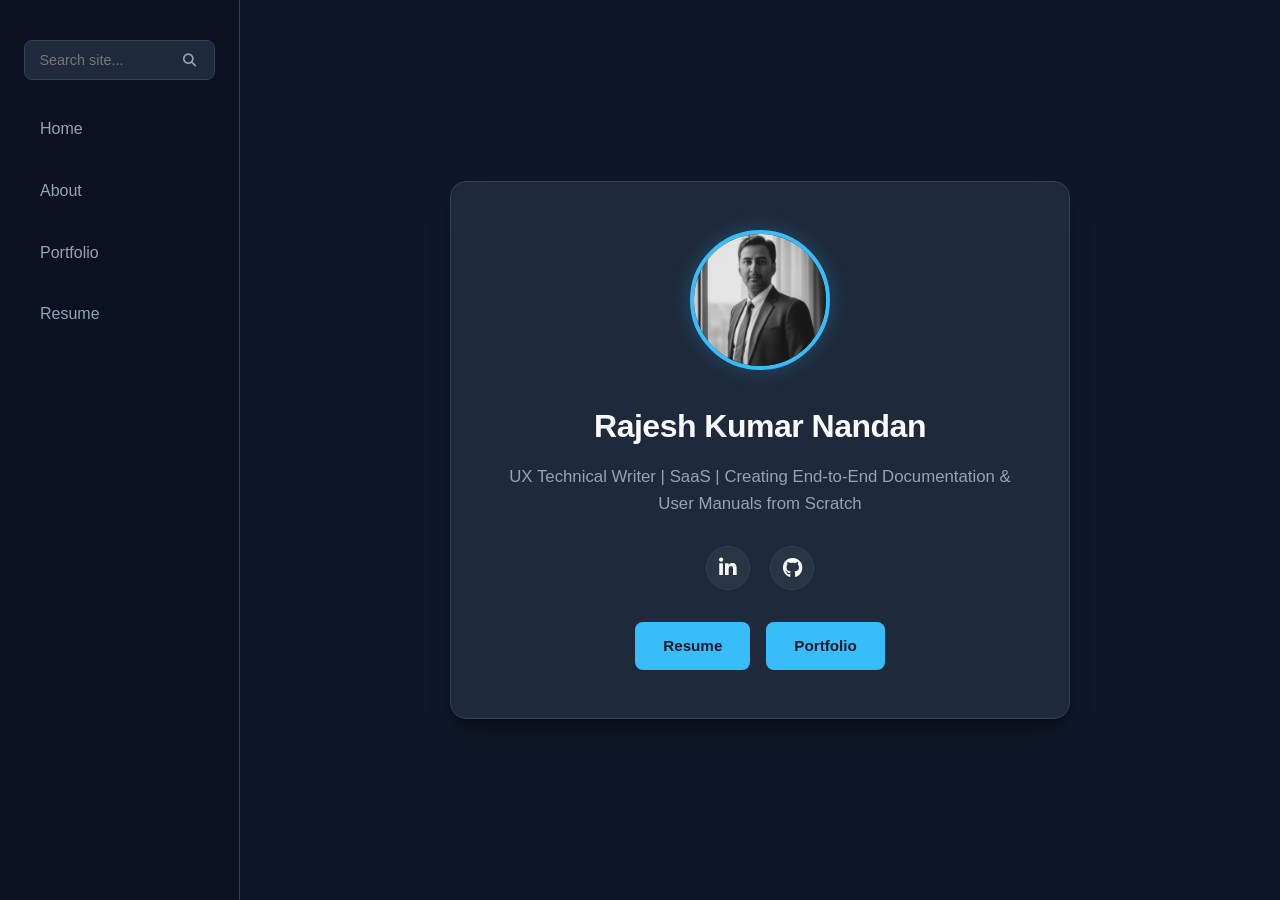
<file: index.html>
<!DOCTYPE html>
<html lang="en">
<head>
    <meta charset="UTF-8">
    <meta name="viewport" content="width=device-width, initial-scale=1.0">
    <title>Rajesh Kumar Nandan Portfolio</title>
    <!-- Font Awesome for social and theme icons -->
    <link rel="stylesheet" href="https://cdnjs.cloudflare.com/ajax/libs/font-awesome/6.5.1/css/all.min.css">
    <link rel="stylesheet" href="css/style.css">
    <link rel="stylesheet" href="https://cdnjs.cloudflare.com/ajax/libs/font-awesome/6.5.1/css/all.min.css">
</head>
<body>
    <!-- Header / Navigation -->
    <header>
        <form action="search.html" method="GET" class="site-search-form">
            <input 
                type="text" 
                name="q" 
                placeholder="Search site..." 
                required 
                autocomplete="off"
            >
            <button type="submit" aria-label="Search">
                <i class="fa-solid fa-magnifying-glass"></i>
            </button>
        </form>
        <div>
            <ul class="menu">
                <li><a href="index.html">Home</a></li>
                <li><a href="about.html">About</a></li>            
                <li><a href="portfolio.html">Portfolio</a></li>            
                <li><a href="resume.html">Resume</a></li>
            </ul>
        </div>
    </header>
    
    <!-- Main Content Profile / Hero -->
    <main class="main">
        <div class="profile">
        <!-- Avatar -->
        <div class="profile-image-container">
            <img 
            src="images/Rajesh-kumar-Nandan.jpg" 
            alt="Rajesh Kumar Nandan" 
            class="avatar"
            >
        </div>
    
        <!-- Heading & Bio -->
        <div class="profile-title">Rajesh Kumar Nandan</div>
        <div class="profile-bio">UX Technical Writer | SaaS | Creating End-to-End Documentation & User Manuals from Scratch</div>
            
        <!-- Social Icons -->
        <div class="social-links">            
            <a href="https://www.linkedin.com/in/rajesh-kumar-nandan-writer/" aria-label="LinkedIn" title="LinkedIn"><i class="fa-brands fa-linkedin-in"></i></a>
            <a href="https://github.com/Rajesh-Kumar-Nandan" aria-label="GitHub" title="GitHub"><i class="fa-brands fa-github"></i></a>            
        </div>
    
        <!-- Quick Action Buttons -->
        <div class="action-buttons">
            <div class="buttons-row">
            <a href="resume.html" class="btn">Resume</a>
            <a href="portfolio.html" class="btn">Portfolio</a>
            </div>            
        </div>
        </div>
    </main>
</body>
</html>
</file>
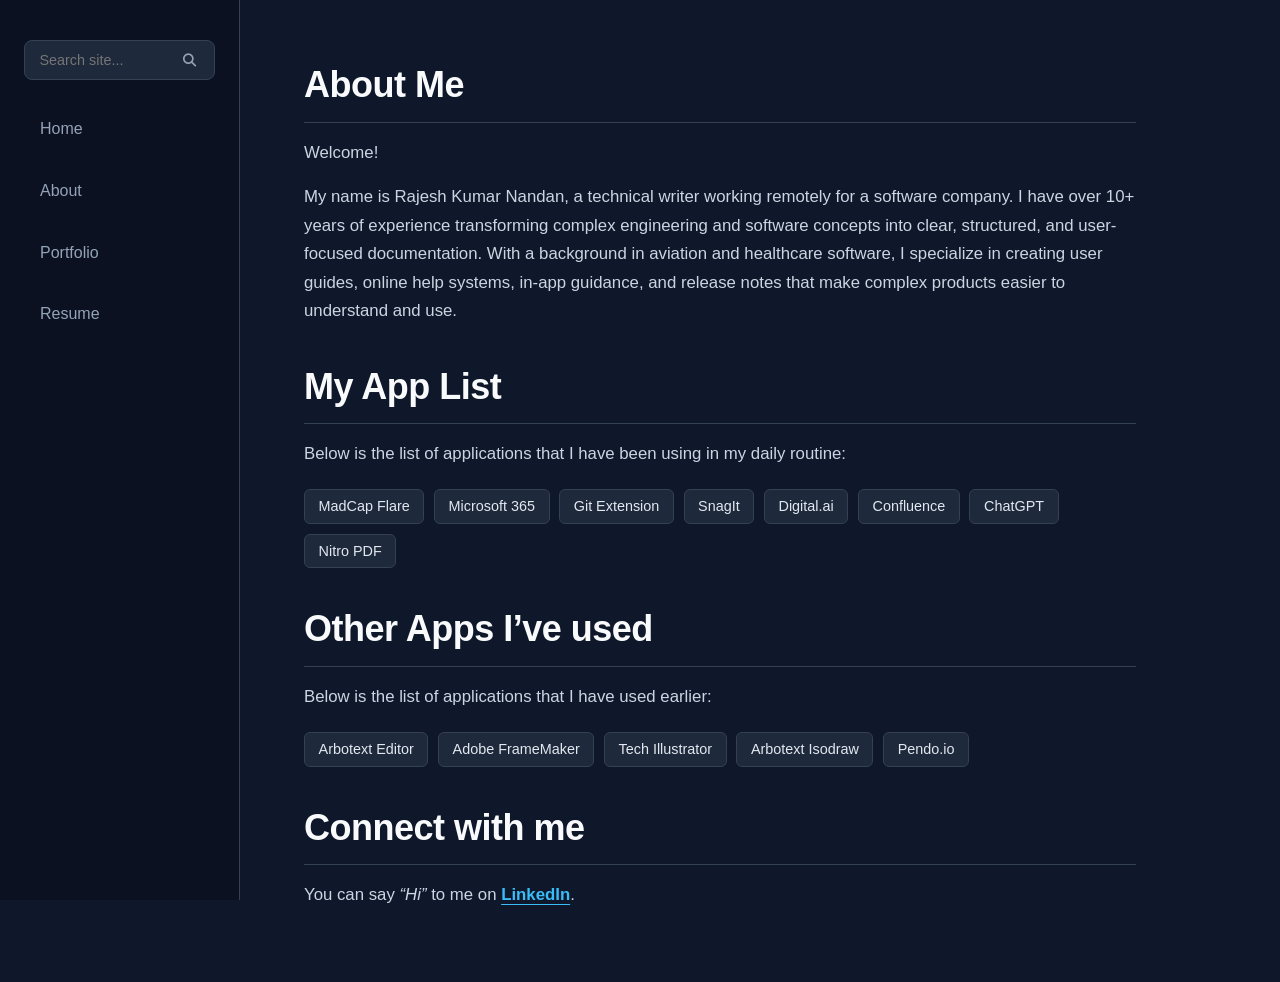
<file: about.html>
<!DOCTYPE html>
<html lang="en">
<head>
    <meta charset="UTF-8">
    <meta name="viewport" content="width=device-width, initial-scale=1.0">
    <title>About Me</title>
    <link rel="stylesheet" href="css/style.css">
    <link rel="stylesheet" href="css/topicstyle.css">
    <link rel="stylesheet" href="https://cdnjs.cloudflare.com/ajax/libs/font-awesome/6.5.1/css/all.min.css">
</head>
<body>
    <!-- Header / Navigation -->
    <header class="header">
        <form action="search.html" method="GET" class="site-search-form">
            <input 
                type="text" 
                name="q" 
                placeholder="Search site..." 
                required 
                autocomplete="off"
            >
            <button type="submit" aria-label="Search">
                <i class="fa-solid fa-magnifying-glass"></i>
            </button>
        </form>
        <div>
            <ul class="menu">
                <li><a href="index.html">Home</a></li>
                <li><a href="about.html">About</a></li>            
                <li><a href="portfolio.html">Portfolio</a></li>            
                <li><a href="resume.html">Resume</a></li>
            </ul>
        </div>
    </header>
    <main class="topic">
    <h1>About Me</h1>
        <p>Welcome!</p>
        <p>My name is Rajesh Kumar Nandan, a technical writer working remotely for a software company. I have over 10+ years of experience transforming complex engineering and software concepts into clear, structured, and user-focused documentation. With a background in aviation and healthcare software, I specialize in creating user guides, online help systems, in-app guidance, and release notes that make complex products easier to understand and use.</p>
    <h1>My App List</h1>
        <p>Below is the list of applications that I have been using in my daily routine:</p>
            <ul class="topic">
                <li>MadCap Flare</li>
                <li>Microsoft 365</li>
                <li>Git Extension</li>
                <li>SnagIt</li>
                <li>Digital.ai</li>
                <li>Confluence</li>
                <li>ChatGPT</li>
                <li>Nitro PDF</li>
            </ul>
    <h1>Other Apps I’ve used</h1>
        <p>Below is the list of applications that I have used earlier:</p>
            <ul class="topic">
                <li>Arbotext Editor</li>
                <li>Adobe FrameMaker</li>
                <li>Tech Illustrator</li>
                <li>Arbotext Isodraw</li>
                <li>Pendo.io</li>
            </ul>
    <h1>Connect with me</h1>
        <p>You can say <em>“Hi”</em> to me on <a href="https://www.linkedin.com/in/rajesh-kumar-nandan-writer/" style="font-weight: bold;">LinkedIn</a>.</p>
    </main>
</body>
</html>
</file>
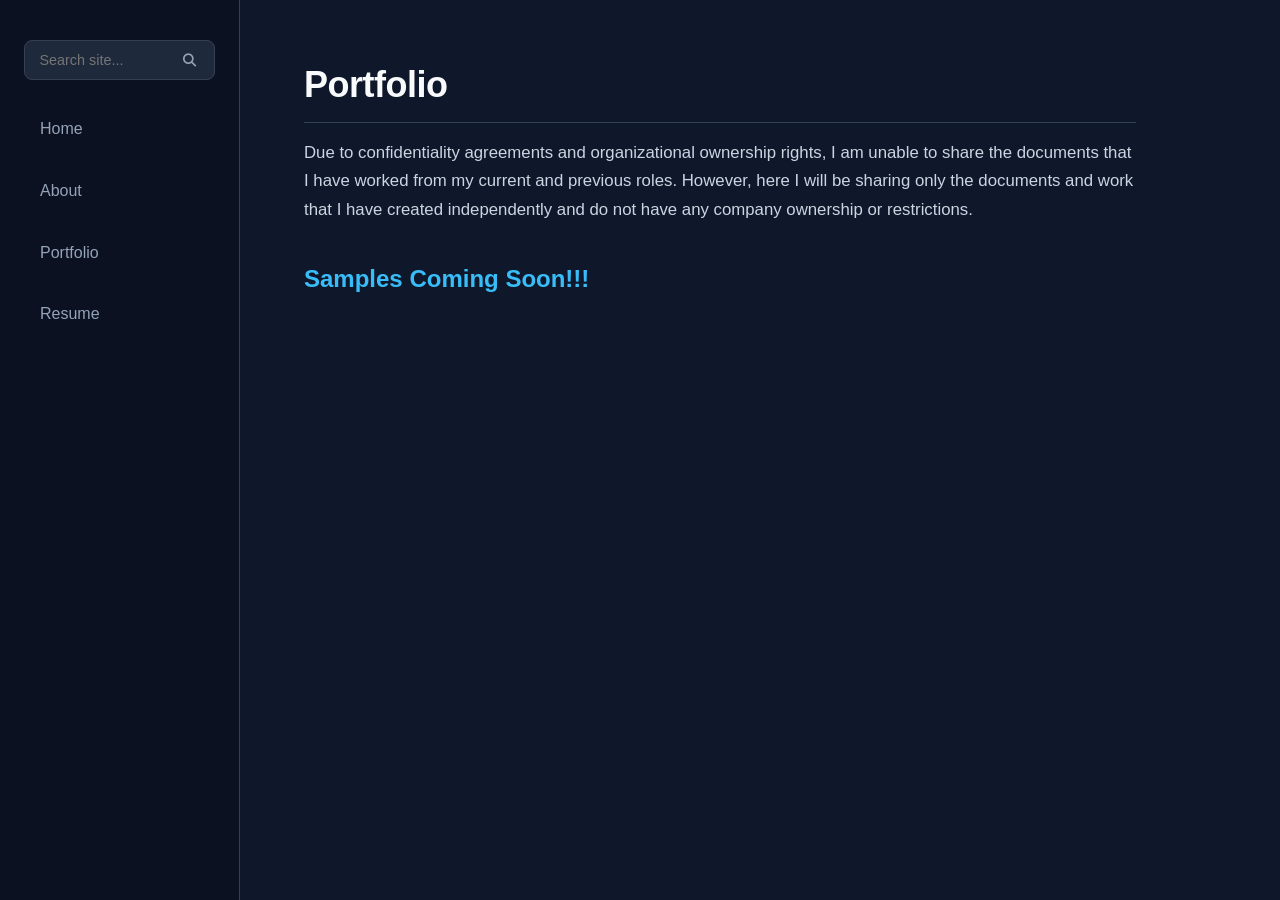
<file: portfolio.html>
<!DOCTYPE html>
<html lang="en">
<head>
    <meta charset="UTF-8">
    <meta name="viewport" content="width=device-width, initial-scale=1.0">
    <title>My Portfolio</title>
    <link rel="stylesheet" href="css/style.css">
    <link rel="stylesheet" href="css/topicstyle.css">
    <link rel="stylesheet" href="https://cdnjs.cloudflare.com/ajax/libs/font-awesome/6.5.1/css/all.min.css">
</head>
<body>
    <!-- Header / Navigation -->
    <header class="header">
        <form action="search.html" method="GET" class="site-search-form">
            <input 
                type="text" 
                name="q" 
                placeholder="Search site..." 
                required 
                autocomplete="off"
            >
            <button type="submit" aria-label="Search">
                <i class="fa-solid fa-magnifying-glass"></i>
            </button>
        </form>
        <div>
            <ul class="menu">
                <li><a href="index.html">Home</a></li>
                <li><a href="about.html">About</a></li>            
                <li><a href="portfolio.html">Portfolio</a></li>            
                <li><a href="resume.html">Resume</a></li>
            </ul>
        </div>
    </header>
    <main class="topic">
    <h1>Portfolio</h1>
        <p>Due to confidentiality agreements and organizational ownership rights, I am unable to share the documents that I have worked from my current and previous roles. However, here I will be sharing only the documents and work that I have created independently and do not have any company ownership or restrictions.</p>
    <h2>Samples Coming Soon!!!</h2>
    </main> 
</body>
</html>
</file>
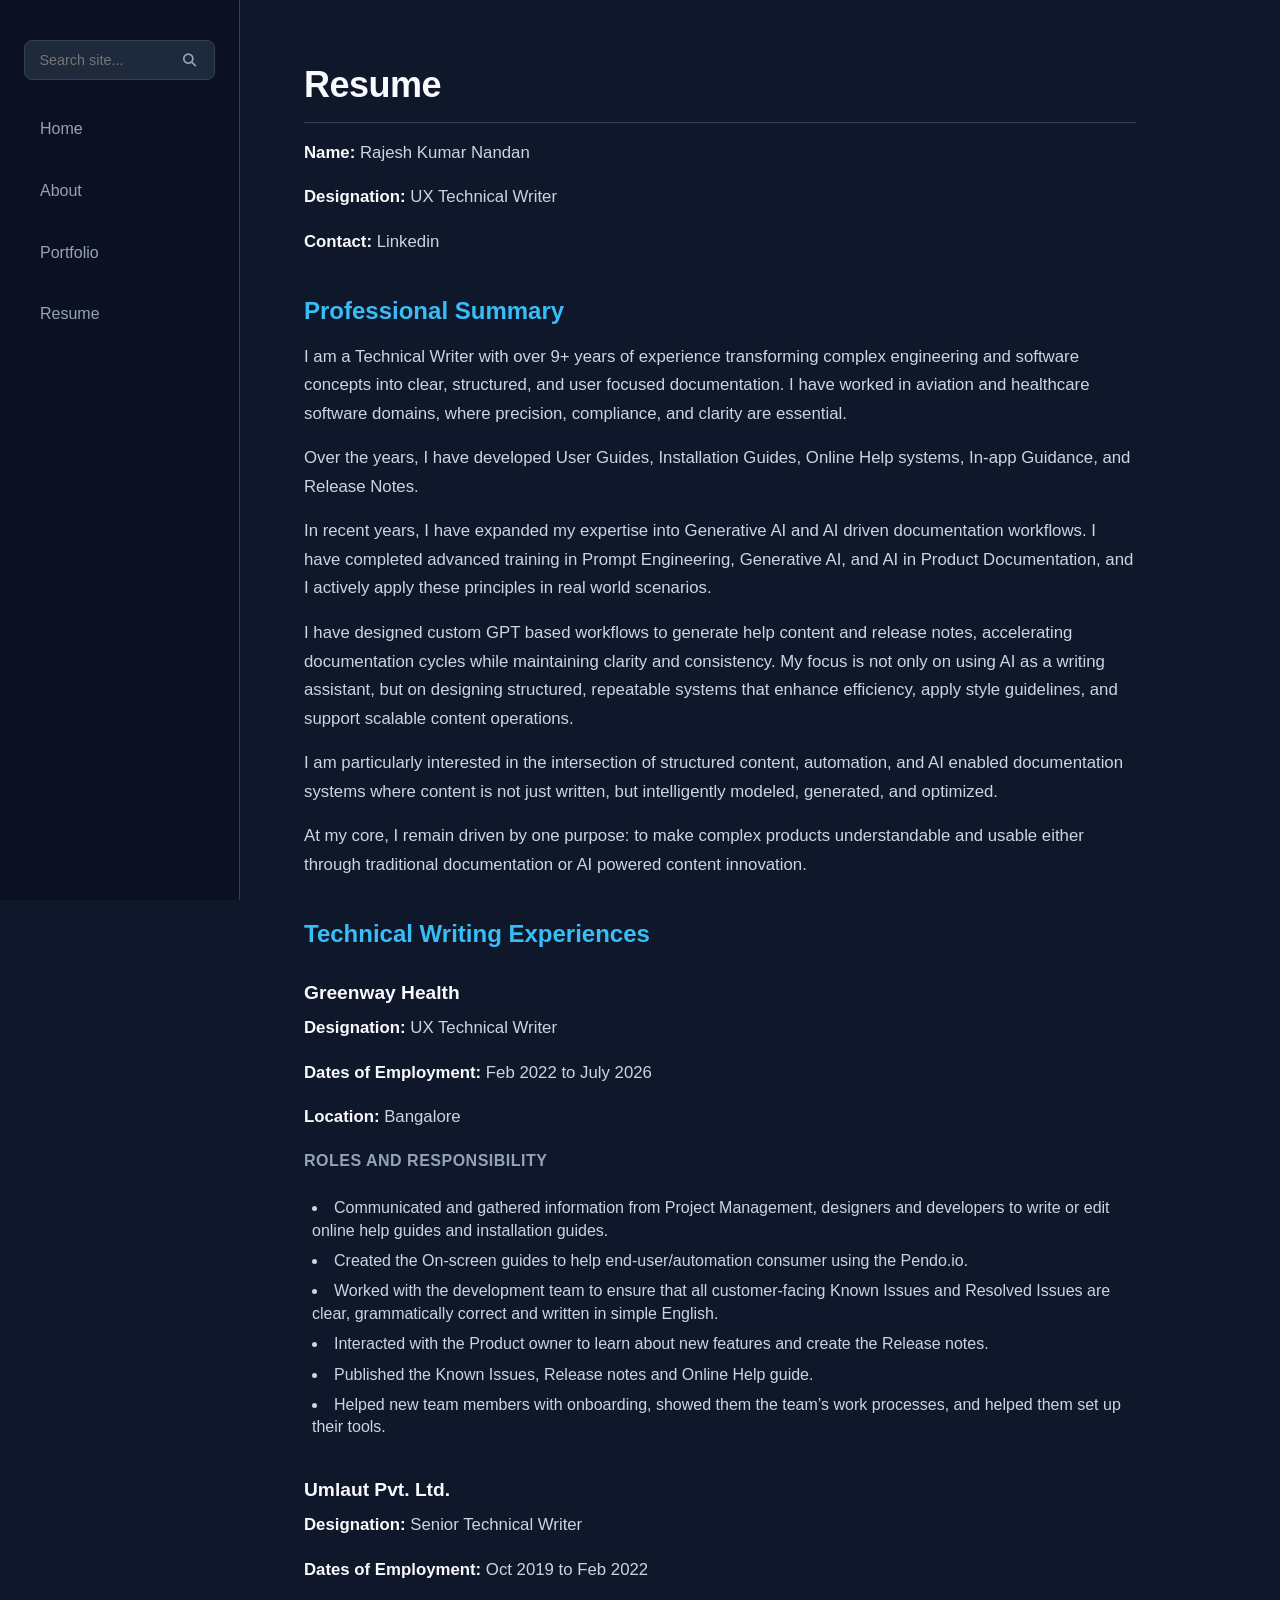
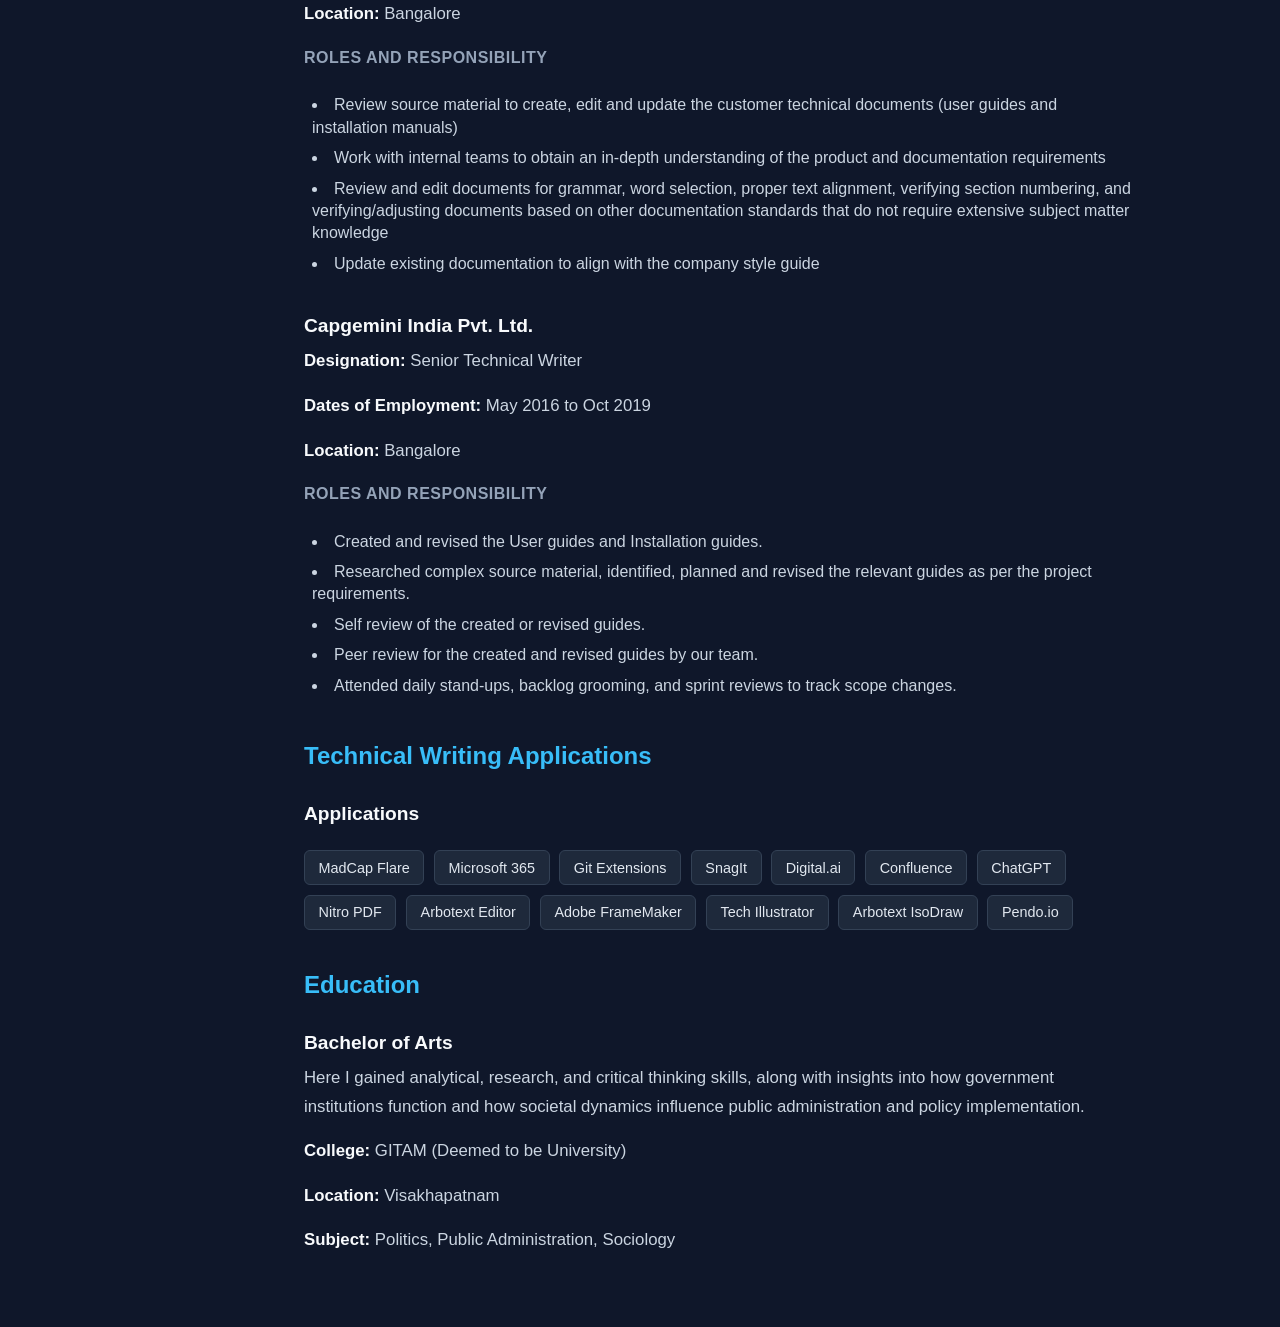
<file: resume.html>
<!DOCTYPE html>
<html lang="en">
<head>
    <meta charset="UTF-8">
    <meta name="viewport" content="width=device-width, initial-scale=1.0">
    <title>Resume</title>
    <link rel="stylesheet" href="css/style.css">
    <link rel="stylesheet" href="css/topicstyle.css">
    <link rel="stylesheet" href="https://cdnjs.cloudflare.com/ajax/libs/font-awesome/6.5.1/css/all.min.css">
</head>
<body>
    <!-- Header / Navigation -->
    <header class="header">
        <form action="search.html" method="GET" class="site-search-form">
            <input 
                type="text" 
                name="q" 
                placeholder="Search site..." 
                required 
                autocomplete="off"
            >
            <button type="submit" aria-label="Search">
                <i class="fa-solid fa-magnifying-glass"></i>
            </button>
        </form>
        <div>
            <ul class="menu">
                <li><a href="index.html">Home</a></li>
                <li><a href="about.html">About</a></li>            
                <li><a href="portfolio.html">Portfolio</a></li>            
                <li><a href="resume.html">Resume</a></li>
            </ul>
        </div>
    </header>
    <main class="topic">
    <H1>Resume</H1>
        <p><b>Name:</b> Rajesh Kumar Nandan</p>
        <p><b>Designation:</b> UX Technical Writer</p>
        <p><b>Contact:</b> Linkedin</p>
    <h2>Professional Summary</h2>
        <p>I am a Technical Writer with over 9+ years of experience transforming complex engineering and software concepts into clear, structured, and user focused documentation. I have worked in aviation and healthcare software domains, where precision, compliance, and clarity are essential.</p>
        <p>Over the years, I have developed User Guides, Installation Guides, Online Help systems, In-app Guidance, and Release Notes. </p>
        <p>In recent years, I have expanded my expertise into Generative AI and AI driven documentation workflows. I have completed advanced training in Prompt Engineering, Generative AI, and AI in Product Documentation, and I actively apply these principles in real world scenarios.</p>
        <p>I have designed custom GPT based workflows to generate help content and release notes, accelerating documentation cycles while maintaining clarity and consistency. My focus is not only on using AI as a writing assistant, but on designing structured, repeatable systems that enhance efficiency, apply style guidelines, and support scalable content operations.</p>
        <p>I am particularly interested in the intersection of structured content, automation, and AI enabled documentation systems where content is not just written, but intelligently modeled, generated, and optimized.</p>
        <p>At my core, I remain driven by one purpose: to make complex products understandable and usable either through traditional documentation or AI powered content innovation.</p>
    <h2>Technical Writing Experiences</h2>
    <h3>Greenway Health</h3>
        <p><b>Designation:</b> UX Technical Writer</p>
        <p><b>Dates of Employment:</b> Feb 2022 to July 2026</p>
        <p><b>Location:</b> Bangalore</p>
    <h4>Roles and responsibility</h4>
        <ul class="topic">
            <li>Communicated and gathered information from Project Management, designers and developers to write or edit online help guides and installation guides.</li>
            <li>Created the On-screen guides to help end-user/automation consumer using the Pendo.io.</li>
            <li>Worked with the development team to ensure that all customer-facing Known Issues and Resolved Issues are clear, grammatically correct and written in simple English.</li>
            <li>Interacted with the Product owner to learn about new features and create the Release notes.</li>
            <li>Published the Known Issues, Release notes and Online Help guide.</li>
            <li>Helped new team members with onboarding, showed them the team’s work processes, and helped them set up their tools.</li>
        </ul>
    <h3>Umlaut Pvt. Ltd.</h3>
        <p><b>Designation:</b> Senior Technical Writer</p>
        <p><b>Dates of Employment:</b> Oct 2019 to Feb 2022</p>
        <p><b>Location:</b> Bangalore</p>
    <h4>Roles and responsibility</h4>
        <ul class="topic">
            <li>Review source material to create, edit and update the  customer technical documents (user guides and installation manuals)</li>
            <li>Work with internal teams to obtain an in-depth understanding of the product and documentation requirements</li>
            <li>Review and edit documents for grammar, word selection, proper text alignment, verifying section numbering, and verifying/adjusting documents based on other documentation standards that do not require extensive subject matter knowledge</li>
            <li>Update existing documentation to align with the company style guide</li>
        </ul>
    <h3>Capgemini India Pvt. Ltd.</h3>
        <p><b>Designation:</b> Senior Technical Writer</p>
        <p><b>Dates of Employment:</b> May 2016 to Oct 2019</p>
        <p><b>Location:</b> Bangalore</p>
    <h4>Roles and responsibility</h4>
        <ul class="topic">
            <li>Created and revised the User guides and Installation guides.</li>
            <li>Researched complex source material, identified, planned and revised the relevant guides as per the project requirements.</li>
            <li>Self review of the created or revised guides.</li>
            <li>Peer review for the created and revised guides by our team.</li>
            <li>Attended daily stand-ups, backlog grooming, and sprint reviews to track scope changes.</li>
        </ul>
    <h2>Technical Writing Applications</h2>
    <h3>Applications</h3>
        <ul class="topic">
            <li>MadCap Flare</li>
            <li>Microsoft 365</li>
            <li>Git Extensions</li>
            <li>SnagIt</li>
            <li>Digital.ai</li>
            <li>Confluence</li>
            <li>ChatGPT</li>
            <li>Nitro PDF</li>
            <li>Arbotext Editor</li>
            <li>Adobe FrameMaker</li>
            <li>Tech Illustrator</li>
            <li>Arbotext IsoDraw</li>
            <li>Pendo.io</li>
        </ul>
    <h2>Education</h2>
    <h3>Bachelor of Arts</h3>
        <p>Here I gained analytical, research, and critical thinking skills, along with insights into how government institutions function and how societal dynamics influence public administration and policy implementation.</p>
        <p><b>College:</b> GITAM (Deemed to be University)</p>
        <p><b>Location:</b> Visakhapatnam</p>
        <p><b>Subject:</b> Politics, Public Administration, Sociology</p>
    </main>
</body>
</html>
</file>
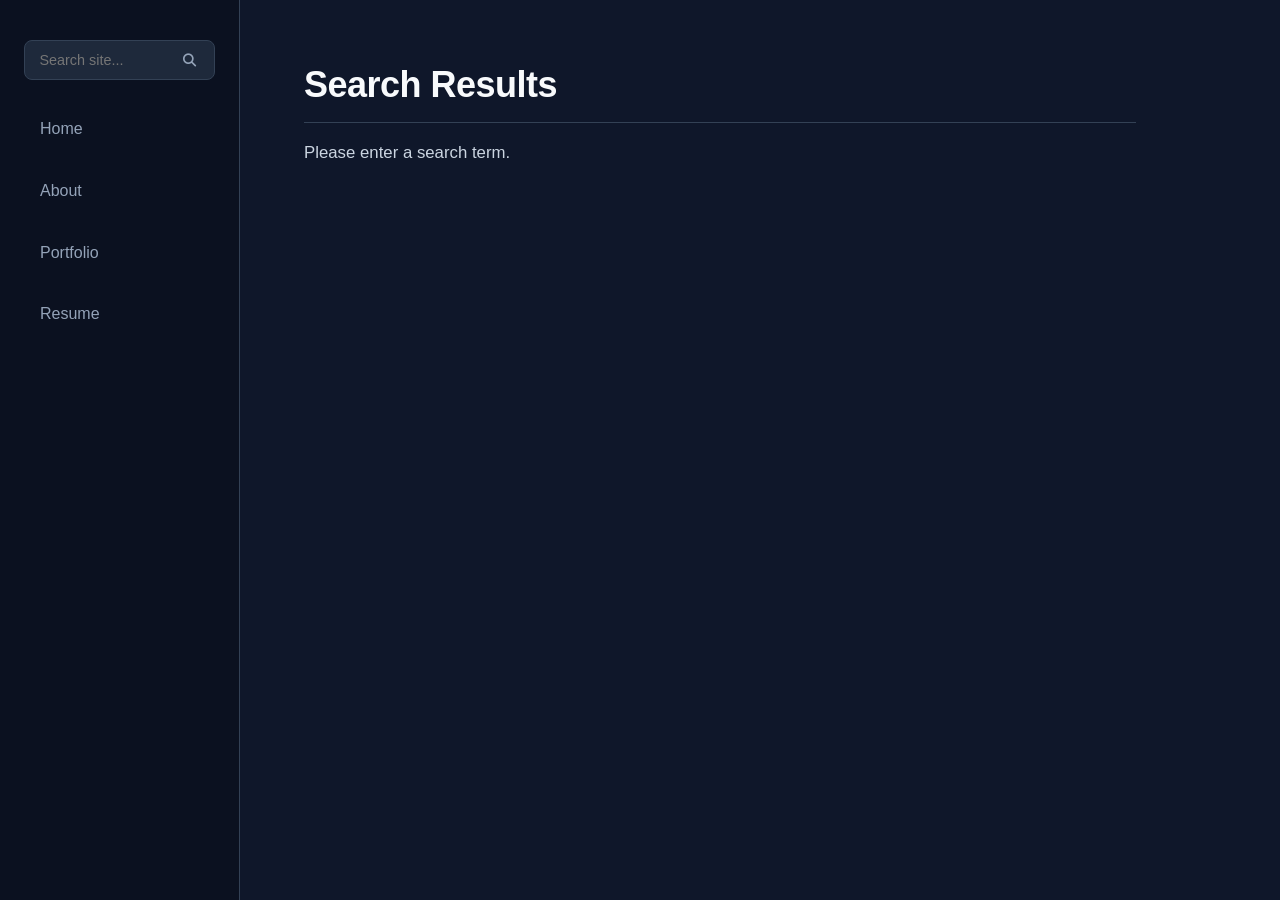
<file: search.html>
<!DOCTYPE html>
<html lang="en">
<head>
    <meta charset="UTF-8">
    <meta name="viewport" content="width=device-width, initial-scale=1.0">
    <title>Search Results</title>
    <!-- Font Awesome for search icon -->
    <link rel="stylesheet" href="https://cdnjs.cloudflare.com/ajax/libs/font-awesome/6.5.1/css/all.min.css">
    <link rel="stylesheet" href="css/style.css">
    <link rel="stylesheet" href="css/topicstyle.css">
</head>
<body>
    <!-- Header / Navigation -->
    <header class="header">
        <form action="search.html" method="GET" class="site-search-form">
            <input 
                type="text" 
                name="q" 
                id="search-input-field" 
                placeholder="Search site..." 
                required 
                autocomplete="off"
            >
            <button type="submit" aria-label="Search">
                <i class="fa-solid fa-magnifying-glass"></i>
            </button>
        </form>
        <div>
            <ul class="menu">
                <li><a href="index.html">Home</a></li>
                <li><a href="about.html">About</a></li>            
                <li><a href="portfolio.html">Portfolio</a></li>            
                <li><a href="resume.html">Resume</a></li>
            </ul>
        </div>
    </header>

    <!-- Search Results Content Area -->
    <main class="topic">
        <h1>Search Results</h1>
        <p id="search-status">Searching content across all pages...</p>
        <div id="results-list" class="results-container"></div>
    </main>

    <script src="js/site-search.js"></script>
</body>
</html>
</file>
<file: css/style.css>
/* ==========================================================================
   Base & Reset
   ========================================================================== */
:root {
  --bg-color: #0f172a;
  --surface-color: #1e293b;
  --surface-border: #334155;
  --text-main: #f8fafc;
  --text-muted: #94a3b8;
  --accent: #38bdf8;
  --accent-hover: #0284c7;
  --sidebar-width: 240px;
}

* {
  margin: 0;
  padding: 0;
  box-sizing: border-box;
}

body {
  font-family: -apple-system, BlinkMacSystemFont, "Segoe UI", Roboto, Helvetica, Arial, sans-serif;
  background-color: var(--bg-color);
  color: var(--text-main);
  line-height: 1.6;
  min-height: 100vh;
}

/* ==========================================================================
   Fixed Left Navigation (Header)
   ========================================================================== */
header,
header.header {
  position: fixed;
  top: 0;
  left: 0;
  width: var(--sidebar-width);
  height: 100vh;
  background-color: #0b1120;
  border-right: 1px solid var(--surface-border);
  padding: 2.5rem 1.5rem;
  z-index: 100;
  display: flex;
  flex-direction: column;
}

.menu {
  list-style: none;
  display: flex;
  flex-direction: column;
  gap: 0.75rem;
  width: 100%;
}

.menu li a {
  display: block;
  text-decoration: none;
  color: var(--text-muted);
  font-weight: 500;
  font-size: 1rem;
  padding: 0.75rem 1rem;
  border-radius: 8px;
  transition: all 0.2s ease-in-out;
}

.menu li a:hover {
  color: var(--text-main);
  background-color: var(--surface-color);
  transform: translateX(4px);
}

/* ==========================================================================
   Right-Side Main Layout (Hero on Index)
   ========================================================================== */
main.main {
  margin-left: var(--sidebar-width);
  min-height: 100vh;
  display: flex;
  align-items: center;
  justify-content: center;
  padding: 3rem 2rem;
}

.profile {
  background-color: var(--surface-color);
  border: 1px solid var(--surface-border);
  border-radius: 16px;
  padding: 3rem 2.5rem;
  max-width: 620px;
  width: 100%;
  text-align: center;
  box-shadow: 0 20px 25px -5px rgba(0, 0, 0, 0.3), 0 8px 10px -6px rgba(0, 0, 0, 0.3);
}

.profile-image-container {
  margin-bottom: 1.5rem;
}

.avatar {
  width: 140px;
  height: 140px;
  border-radius: 50%;
  object-fit: cover;
  border: 4px solid var(--accent);
  box-shadow: 0 0 20px rgba(56, 189, 248, 0.25);
}

.profile-title {
  font-size: 2rem;
  font-weight: 700;
  color: var(--text-main);
  margin-bottom: 0.75rem;
  letter-spacing: -0.5px;
}

.profile-bio {
  font-size: 1.05rem;
  color: var(--text-muted);
  line-height: 1.6;
  margin-bottom: 1.75rem;
}

/* Social Links */
.social-links {
  display: flex;
  justify-content: center;
  gap: 1.25rem;
  margin-bottom: 2rem;
}

.social-links a {
  display: inline-flex;
  align-items: center;
  justify-content: center;
  width: 44px;
  height: 44px;
  border-radius: 50%;
  background-color: rgba(255, 255, 255, 0.05);
  color: var(--text-main);
  text-decoration: none;
  font-size: 1.25rem;
  border: 1px solid var(--surface-border);
  transition: all 0.2s ease;
}

.social-links a:hover {
  color: #fff;
  background-color: var(--accent);
  border-color: var(--accent);
  transform: translateY(-2px);
}

/* Action Buttons */
.buttons-row {
  display: flex;
  justify-content: center;
  gap: 1rem;
}

.btn {
  display: inline-block;
  text-decoration: none;
  font-weight: 600;
  font-size: 0.95rem;
  padding: 0.75rem 1.75rem;
  border-radius: 8px;
  background-color: var(--accent);
  color: #0f172a;
  transition: all 0.2s ease;
}

.btn:hover {
  background-color: var(--accent-hover);
  color: #fff;
  transform: translateY(-1px);
}

/* ==========================================================================
   Responsive Breakpoints
   ========================================================================== */
@media (max-width: 768px) {
  header,
  header.header {
    position: relative;
    width: 100%;
    height: auto;
    border-right: none;
    border-bottom: 1px solid var(--surface-border);
    padding: 1rem;
  }

  .menu {
    flex-direction: row;
    justify-content: center;
    flex-wrap: wrap;
    gap: 0.5rem;
  }

  .menu li a {
    padding: 0.5rem 0.85rem;
    font-size: 0.9rem;
  }

  main.main {
    margin-left: 0;
    padding: 2rem 1rem;
  }

  .profile {
    padding: 2rem 1.5rem;
  }
}

/* ==========================================================================
   Sidebar Search Form & Results Page
   ========================================================================== */
.site-search-form {
  display: flex;
  align-items: center;
  background-color: var(--surface-color);
  border: 1px solid var(--surface-border);
  border-radius: 8px;
  margin-bottom: 1.5rem;
  padding: 0.2rem 0.5rem;
  transition: border-color 0.2s ease;
}

.site-search-form:focus-within {
  border-color: var(--accent);
}

.site-search-form input {
  width: 100%;
  background: transparent;
  border: none;
  outline: none;
  color: var(--text-main);
  padding: 0.5rem 0.4rem;
  font-size: 0.9rem;
}

.site-search-form button {
  background: transparent;
  border: none;
  color: var(--text-muted);
  cursor: pointer;
  padding: 0.4rem 0.6rem;
  display: flex;
  align-items: center;
  justify-content: center;
  transition: color 0.2s ease;
}

.site-search-form button:hover {
  color: var(--accent);
}

/* Results Cards */
.results-container {
  display: flex;
  flex-direction: column;
  gap: 1.5rem;
  margin-top: 1.5rem;
}

.search-result-card {
  background-color: var(--surface-color);
  border: 1px solid var(--surface-border);
  border-radius: 12px;
  padding: 1.5rem;
  display: flex;
  flex-direction: column;
  gap: 0.75rem;
}

.search-result-card h2 {
  margin: 0;
  font-size: 1.25rem;
}

.search-result-card h2 a {
  color: var(--accent);
  text-decoration: none;
}

.search-result-card h2 a:hover {
  text-decoration: underline;
}

.search-snippets {
  list-style: disc inside;
  display: flex;
  flex-direction: column;
  gap: 0.5rem;
  color: #cbd5e1;
  font-size: 0.95rem;
}

.search-snippets mark {
  background-color: rgba(56, 189, 248, 0.3);
  color: #ffffff;
  padding: 0.1rem 0.3rem;
  border-radius: 4px;
}

.search-view-page-btn {
  align-self: flex-start;
  color: var(--text-muted);
  font-size: 0.85rem;
  font-weight: 600;
  text-decoration: none;
  margin-top: 0.25rem;
  transition: color 0.2s ease;
}

.search-view-page-btn:hover {
  color: var(--accent);
}
</file>
<file: css/topicstyle.css>
/* ==========================================================================
   Topic / Subpage Content Layout
   ========================================================================== */
main.topic {
  margin-left: var(--sidebar-width);
  min-height: 100vh;
  padding: 3.5rem 4rem;
  max-width: 960px;
  color: var(--text-main);
}

/* Headings */
main.topic h1 {
  font-size: 2.25rem;
  font-weight: 800;
  letter-spacing: -0.5px;
  color: var(--text-main);
  margin-top: 2rem;
  margin-bottom: 1rem;
  padding-bottom: 0.5rem;
  border-bottom: 1px solid var(--surface-border);
}

main.topic h1:first-of-type {
  margin-top: 0;
}

main.topic h2 {
  font-size: 1.5rem;
  font-weight: 700;
  color: var(--accent);
  margin-top: 2.25rem;
  margin-bottom: 0.75rem;
}

main.topic h3 {
  font-size: 1.2rem;
  font-weight: 600;
  color: var(--text-main);
  margin-top: 1.5rem;
  margin-bottom: 0.35rem;
}

main.topic h4 {
  font-size: 1rem;
  font-weight: 600;
  color: var(--text-muted);
  text-transform: uppercase;
  letter-spacing: 0.5px;
  margin-top: 1rem;
  margin-bottom: 0.5rem;
}

/* Paragraphs & Text */
main.topic p {
  color: #cbd5e1;
  font-size: 1.05rem;
  line-height: 1.7;
  margin-bottom: 1rem;
}

main.topic p b {
  color: var(--text-main);
}

main.topic a {
  color: var(--accent);
  text-decoration: underline;
  text-underline-offset: 4px;
  transition: color 0.2s ease;
}

main.topic a:hover {
  color: var(--accent-hover);
}

/* Bullet Lists & Tag Badges */
ul.topic {
  list-style: none;
  display: flex;
  flex-wrap: wrap;
  gap: 0.6rem;
  margin: 1.25rem 0 2rem 0;
  padding: 0;
}

/* Renders tools and apps as clean badges */
ul.topic li {
  background-color: var(--surface-color);
  border: 1px solid var(--surface-border);
  color: #e2e8f0;
  font-size: 0.9rem;
  padding: 0.4rem 0.85rem;
  border-radius: 6px;
  line-height: 1.4;
}

/* When ul.topic contains detailed bullet points (e.g. Roles & Responsibilities on resume) */
main.topic h4 + ul.topic {
  display: block;
  list-style: disc inside;
  margin-left: 0.5rem;
}

main.topic h4 + ul.topic li {
  background: none;
  border: none;
  padding: 0.25rem 0;
  font-size: 1rem;
  color: #cbd5e1;
}

/* Responsive adjustment for content */
@media (max-width: 768px) {
  main.topic {
    margin-left: 0;
    padding: 2rem 1.25rem;
  }

  main.topic h1 {
    font-size: 1.85rem;
  }
}
</file>
